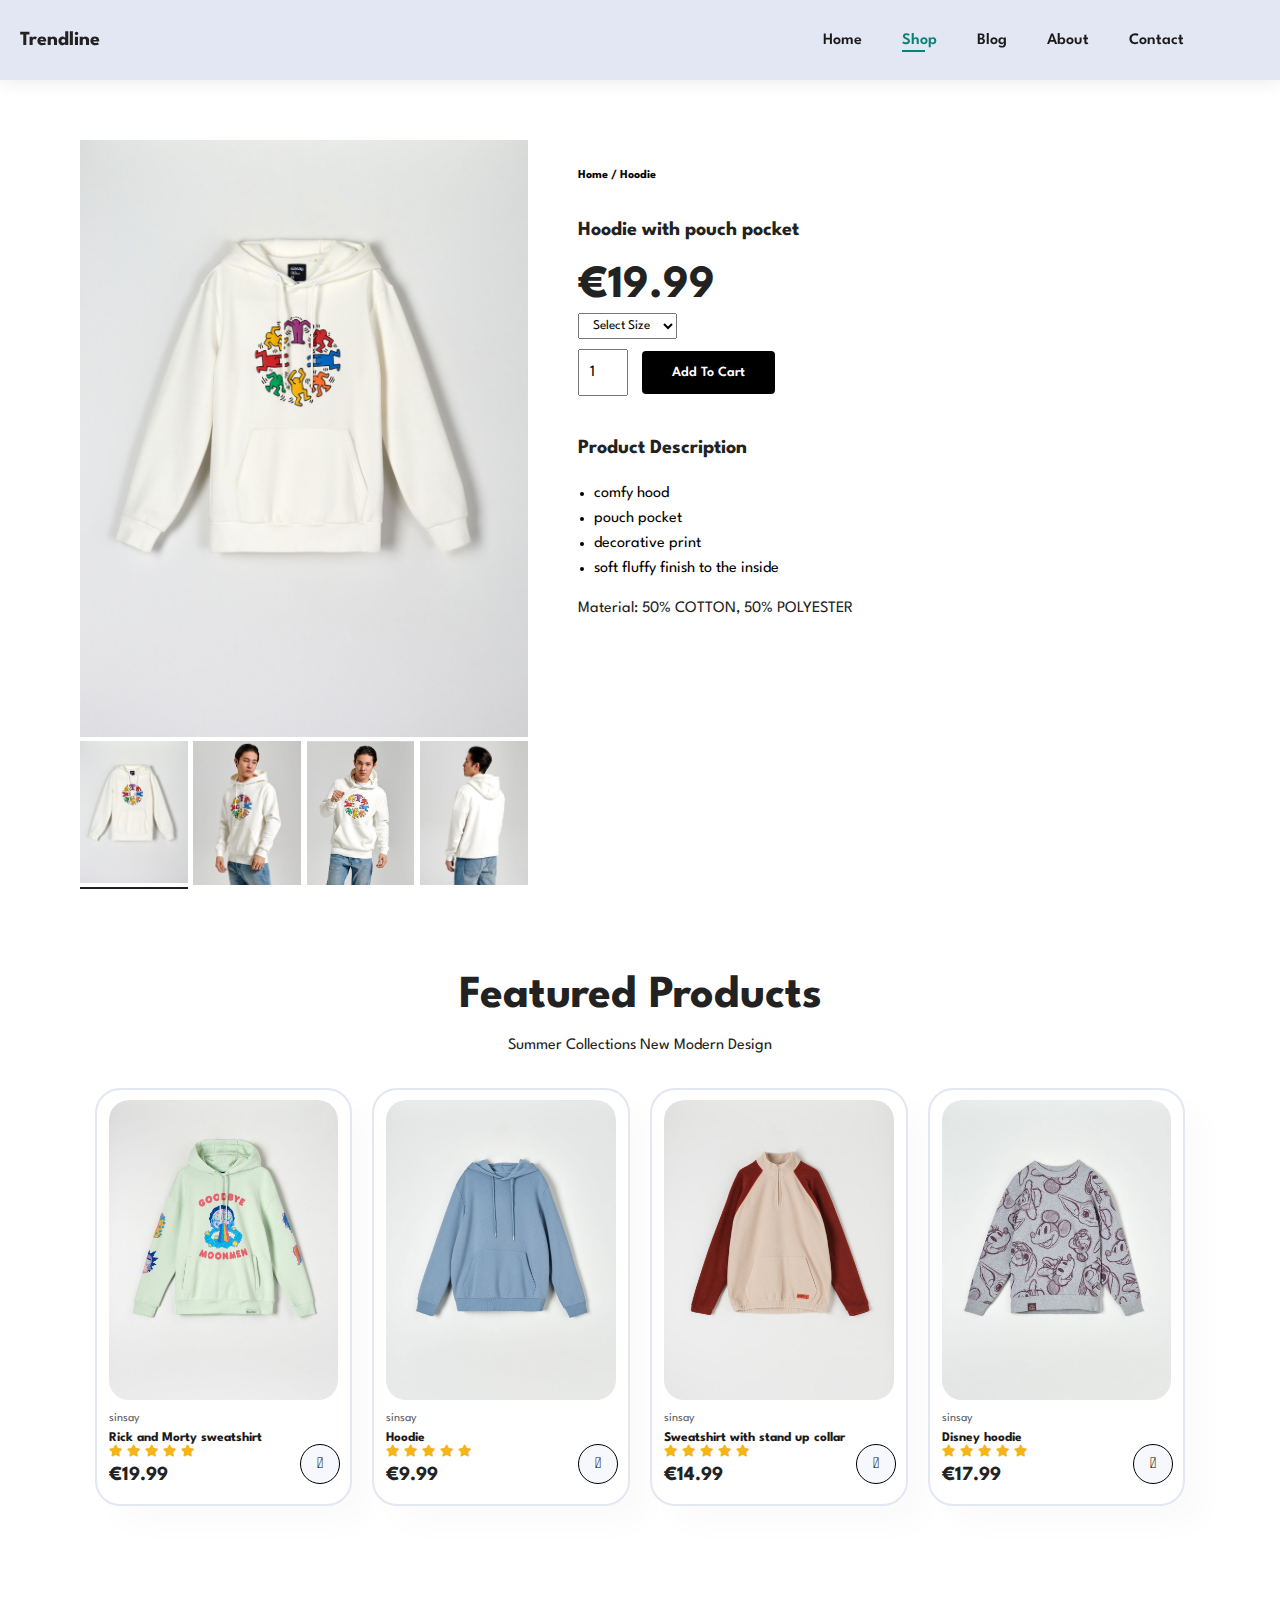
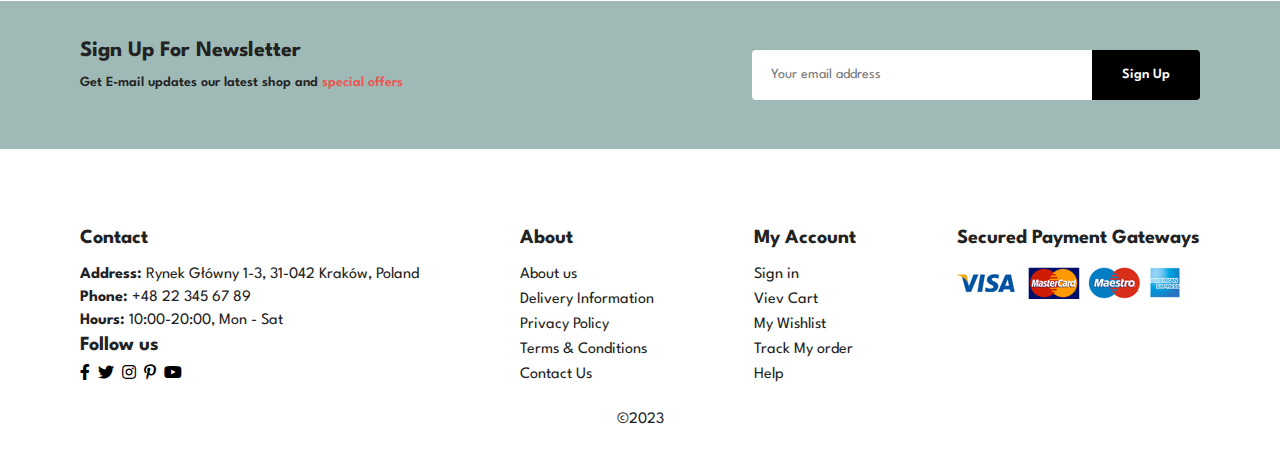
<file: sproduct.html>
<!DOCTYPE html>
<html lang="en">

<head>
    <meta charset="UTF-8">
    <meta http-equiv="X-UA-Compatible" content="IE=edge">
    <meta name="viewport" content="width=device-width, initial-scale=1.0">
    <title>Store</title>
    <link rel="stylesheet" href="https://pro.fontawesome.com/releases/v5.10.0/css/all.css" />
    <link rel="stylesheet" href="style.css">
</head>

<body>
    <header id="header">
        <h4>Trendline</h4>
        <nav>
            <ul id="navbar">
                <li><a href="index.html">Home</a></li>
                <li><a class="active" href="shop.html">Shop</a></li>
                <li><a href="blog.html">Blog</a></li>
                <li><a href="about.html">About</a></li>
                <li><a href="contact.html">Contact</a></li>
                <li id="lg-bag"><a href="cart.html"><i class="far fa-shopping-bag"></i></a></li>
                <a href="#" id="close"><i class="far fa-times"></i></a>
            </ul>
        </nav>
        <div id="mobile">
            <a href="cart.html"><i class="far fa-shopping-bag"></i></a>
            <i id="bar" class="fas fa-outdent"></i>
        </div>
    </header>
    <main>
        <section id="prodetails" class="container section-p1">
            <div class="singer-pro-image">
                <img src="img/products/h1.jpg" width="100%" id="MainImg" alt="product">

                <div class="small-img-group">
                    <div class="small-img-col active-photo">
                        <img src="img/products/h1.jpg" width="100%" class="small-img" alt="product">
                    </div>
                    <div class="small-img-col">
                        <img src="img/products/h1.1.jpg" width="100%" class="small-img" alt="product">
                    </div>
                    <div class="small-img-col">
                        <img src="img/products/h1.2.jpg" width="100%" class="small-img" alt="product">
                    </div>
                    <div class="small-img-col">
                        <img src="img/products/h1.3.jpg" width="100%" class="small-img" alt="product">
                    </div>
                </div>
            </div>

            <div class="single-pro-details">
                <h6>Home / Hoodie</h6>
                <h4>Hoodie with pouch pocket</h4>
                <h2>€19.99</h2>
                <select>
                    <option>Select Size</option>
                    <option>S</option>
                    <option>M</option>
                    <option>L</option>
                    <option>XL</option>
                    <option>XXL</option>
                </select>
                <input type="number" value="1">
                <button class="normal">Add To Cart</button>

                <div class="description">
                    <h4>Product Description</h4>
                    <ul>
                        <li>comfy hood</li>
                        <li>pouch pocket</li>
                        <li>decorative print</li>
                        <li>soft fluffy finish to the inside</li>
                    </ul>
                    <p>Material: 50% COTTON, 50% POLYESTER</p>
                </span>
            </div>
        </section>
        <section id="product1" class="container section-p1">
            <h2>Featured Products</h2>
            <p>Summer Collections New Modern Design</p>
            <div class="pro-container">
                <div class="pro">
                    <div class="photo">
                        <img src="img/products/h5.jpg" alt="sweatshirts">
                    </div>
                    <div class="des">
                        <span>sinsay</span>
                        <h5>Rick and Morty sweatshirt</h5>
                        <div class="star">
                            <i class="fas fa-star"></i>
                            <i class="fas fa-star"></i>
                            <i class="fas fa-star"></i>
                            <i class="fas fa-star"></i>
                            <i class="fas fa-star"></i>
                        </div>
                        <h4>€19.99</h4>
                    </div>
                    <a href="#"><i class="fal fa-shopping-cart cart"></i></a>
                </div>
                <div class="pro">
                    <div class="photo">
                        <img src="img/products/h2.jpg" alt="sweatshirts">
                    </div>
                    <div class="des">
                        <span>sinsay</span>
                        <h5>Hoodie</h5>
                        <div class="star">
                            <i class="fas fa-star"></i>
                            <i class="fas fa-star"></i>
                            <i class="fas fa-star"></i>
                            <i class="fas fa-star"></i>
                            <i class="fas fa-star"></i>
                        </div>
                        <h4>€9.99</h4>
                    </div>
                    <a href="#"><i class="fal fa-shopping-cart cart"></i></a>
                </div>
                <div class="pro">
                    <div class="photo">
                        <img src="img/products/h3.jpg" alt="sweatshirts">
                    </div>
                    <div class="des">
                        <span>sinsay</span>
                        <h5>Sweatshirt with stand up collar</h5>
                        <div class="star">
                            <i class="fas fa-star"></i>
                            <i class="fas fa-star"></i>
                            <i class="fas fa-star"></i>
                            <i class="fas fa-star"></i>
                            <i class="fas fa-star"></i>
                        </div>
                        <h4>€14.99</h4>
                    </div>
                    <a href="#"><i class="fal fa-shopping-cart cart"></i></a>
                </div>
                <div class="pro">
                    <div class="photo">
                        <img src="img/products/h4.jpg" alt="sweatshirts">
                    </div>
                    <div class="des">
                        <span>sinsay</span>
                        <h5>Disney hoodie</h5>
                        <div class="star">
                            <i class="fas fa-star"></i>
                            <i class="fas fa-star"></i>
                            <i class="fas fa-star"></i>
                            <i class="fas fa-star"></i>
                            <i class="fas fa-star"></i>
                        </div>
                        <h4>€17.99</h4>
                    </div>
                    <a href="#"><i class="fal fa-shopping-cart cart"></i></a>
                </div>

            </div>
        </section>
        <section class="newsletterBackground">
            <div class="container ">
                <div id="newsletter" class="section-p1 section-m1">
                    <div class="newstext">
                        <h4>Sign Up For Newsletter</h4>
                        <p>Get E-mail updates our latest shop and <span>special offers</span></p>
                    </div>
                    <div class="form">
                        <input type="text" placeholder="Your email address">
                        <button class="normal">Sign Up</button>
                    </div>
                </div>
            </div>
        </section> 
    </main>
    <footer  class="container section-p1">
        <div class="col">
            <h4>Contact</h4>
            <p><strong>Address:</strong> Rynek Główny 1-3, 31-042 Kraków, Poland</p>
            <p><strong>Phone:</strong> +48 22 345 67 89</p>
            <p><strong>Hours:</strong> 10:00-20:00, Mon - Sat</p>
            <div class="follow">    
                <h4>Follow us</h4>
                <div class="icon">
                    <i class="fab fa-facebook-f"></i>
                    <i class="fab fa-twitter"></i>
                    <i class="fab fa-instagram"></i>
                    <i class="fab fa-pinterest-p"></i>
                    <i class="fab fa-youtube"></i>
                </div>
            </div>
        </div>
        <div class="col">
            <h4>About</h4>
            <a href="#">About us</a>
            <a href="#">Delivery Information</a>
            <a href="#">Privacy Policy</a>
            <a href="#">Terms & Conditions</a>
            <a href="#">Contact Us</a>
        </div>
        <div class="col">
            <h4>My Account</h4>
            <a href="#">Sign in</a>
            <a href="#">Viev Cart</a>
            <a href="#">My Wishlist</a>
            <a href="#">Track My order</a>
            <a href="#">Help</a>
        </div>
        <div class="col install">
            <h4>Secured Payment Gateways</h4>
            <img src="img/pay/pay.png" alt="pay">
        </div>
        <div class="copyright">
            <p>©2023</p>
        </div>
    </footer>
    <script src="script.js"></script>
</body>

</html>
</file>
<file: style.css>
@import url("https://fonts.googleapis.com/css2?family=Spartan:wght@100;200;300;400;500;600;700;800;900&display=swap");

* {
  margin: 0;
  padding: 0;
  box-sizing: border-box;
  font-family: "Spartan", sans-serif;
}

html {
  scroll-behavior: smooth;
}

/* Global Styles */

h1 {
  font-size: 50px;
  line-height: 64px;
  color: #222;
}

h2 {
  font-size: 46px;
  line-height: 54px;
  color: #222;
}

h4 {
  font-size: 20px;
  color: #222;
}

h6 {
  font-weight: 700;
  font-size: 12px;
}

p {
  font-size: 16px;
  color: #222;

  /* color: #465b52; */
  margin: 15px 0 20px 0;
}

.container {
  max-width: 1400px;
  margin: 0 auto;
}

.section-p1 {
  padding: 40px 80px;
}

.section-m1 {
  margin: 40px 0;
}

button.normal {
  font-size: 14px;
  font-weight: 600;
  padding: 15px 30px;
  color: #000;
  background-color: #fff;
  border-radius: 4px;
  cursor: pointer;
  border: none;
  outline: none;
  transition: 0.2s;
}

button.white {
  font-size: 13px;
  font-weight: 600;
  padding: 11px 19px;
  color: #fff;
  background-color: transparent;
  cursor: pointer;
  border: 1px solid white;
  outline: none;
  transition: 0.2s;
}

body {
  width: 100%;
}

/* ================== */

/* ===== HEADER ===== */

.logo{
  width: vh;
  height: 50px;
}

#header {
  display: flex;
  align-items: center;
  justify-content: space-between;
  height: 80px;
  padding: 20px 20px;
  background-color: #E3E6F3;
  box-shadow: 0 5px 15px rgb(0, 0, 0, 0.06);
  z-index: 999;
  position: sticky;
  top: 0;
  left: 0;
}

#navbar {
  display: flex;
  align-items: center;
  justify-content: center;
}

#navbar li {
  list-style: none;
  padding: 0 20px;
  position: relative;
}

#navbar li a {
  text-decoration: none;
  font-size: 16px;
  font-weight: 600;
  color: #1a1a1a;
  /* color: #333333; */
  transition: 0.3s ease;
}

#navbar li a:hover,
#navbar li a.active {
  color: #088178;
  /* color: #088178; */

}

#navbar li a.active::after,
#navbar li a:hover::after {
  content: "";
  width: 30%;
  height: 2px;
  background: #088178;
  position: absolute;
  bottom: -4px;
  left: 20px;
}

#mobile {
  display: none;
  align-items: center;
}

#close {
  display: none;
}

/* ================== */


/* ===== HOME PAGE ===== */

.heroBackground {
  background-image: url("img/bn1.png");
  width: 100%;
  background-size: cover;
  background-position: top 10% right 60%;
}

#hero {
  height: 90vh;
  padding: 0 80px;
  display: flex;
  flex-direction: column;
  align-items: flex-start;
  justify-content: center;
}

#hero h4 {
  line-height: 40px;
  padding-bottom: 15px;
  font-size: 16px;
  color: #df3636;
  padding-left: 5px;
}
#hero h2 {
  line-height: 40px;
  padding-bottom: 15px;
}

  #hero h1 {
    font-family: 'Jost';
}

#hero button {
  z-index: 998;
  background-color: transparent;
  border: 2px solid black;
  color: #222;
  padding: 14px 40px 14px 40px;
  cursor: pointer;
  font-weight: 700;
  font-size: 15px;
  transition: .3s;
}
#hero button i{
  margin-left: 10px;
}
#hero button:hover{
  background-color: #000;
  color: #fff;
}

#feature h2{
  text-align: center;
}

#feature .feature-container{
  display: flex;
  align-items: center;
  justify-content: space-between;
  flex-wrap: wrap;
  margin-top: 20px;
  gap: 15px;
}

#feature .fe-box {
  width: 180px;
  text-align: center;
  padding: 25px 15px;
  border-radius: 4px;
}



#feature .fe-box img {
  width: 80px;
  height: 80px;
  margin-bottom: 10px;
}

#feature .fe-box h6 {
  display: inline-block;
  padding: 9px 8px 6px 8px;
  line-height: 1;
  border-radius: 4px;
  color: #222;
  background-color: #fddde4;
}

#feature .fe-box:nth-child(2) h6 {
  background-color: #cdebbc;
}

#feature .fe-box:nth-child(3) h6 {
  background-color: #d1e8f2;
}

#feature .fe-box:nth-child(4) h6 {
  background-color: #cdd4f8;
}
/* ================== */

/* ===== PRODUCT ====== */

#product1 {
  text-align: center;
}

#product1 .pro-container {
  display: flex;
  flex-wrap: wrap;
  justify-content: center;
  gap: 20px;
}

#product1 .pro {
  width: 23%;
  min-width: 250px;
  padding: 10px 12px;
  border: 2px solid rgb(227, 230, 243);
  border-radius: 25px;
  cursor: pointer;
  box-shadow: 20px 20px 30px rgba(0, 0, 0, 0.02);
  margin: 15px 0;
  transition: 0.2s ease;
  position: relative;
}

.photo {
  width: 100%;
  height: 300px;
  border-radius: 20px;
  overflow: hidden;
  border-radius: 20px;
}


#product1 .pro img {
  width: 100%;
  height: auto;
  object-fit: cover;
  border-radius: 20px;
  transition: transform 0.2s ease;
}

#product1 .pro:hover img {
  transform: scale(1.1);
}







#product1 .pro .des {
  text-align: start;
  padding: 10px 0;
}

#product1 .pro .des span {
  color: #606063;
  font-size: 12px;
}

#product1 .pro .des h5 {
  padding-top: 7px;
  color: #1a1a1a;
  font-style: 14px;
}

#product1 .pro .des i {
  font-size: 12px;
  color: rgb(243, 181, 25);
}


#product1 .pro .des h4 {
  padding-top: 7px;
  font-style: 15px;
  font-weight: 700;
  color: #222;
}


#product1 .pro .cart {
  width: 40px;
  height: 40px;
  line-height: 40px;
  border-radius: 50px;
  background-color: rgb(247, 248, 253);
  font-weight: 500;
  color: #000;
  border: 1px solid #000;
  position: absolute;
  bottom: 20px;
  right: 10px;
}
/* ================== */


/* ===== BANNER ===== */
#banner {
  display: flex;
  flex-direction: column;
  justify-content: center;
  align-items: center;
  text-align: center;
  background-color: #ffb8c0;
  width: 100%;
  height: 40vh;
}

#banner h4 {
  color: #fff;
  font-size: 16px;
}

#banner h2 {
  color: #fff;
  font-size: 30px;
  padding: 10px 0;
}

#banner h2 span {
  color: #ef3636;
}

#banner button:hover {
  background-color: #000;
  color: #fff;
}
/* ================== */


/* ===== sm-banner ====== */
#sm-banner {
  display: flex;
  justify-content: space-between;
  gap: 20px;
}

#sm-banner .banner-box {
  display: flex;
  flex-direction: column;
  justify-content: center;
  align-items: flex-start;
  background-image: url("img/banner/b1.jpg");
  min-width: 48%;
  height: 40vh;
  background-size: cover;
  background-position: top 40% center;
  padding: 30px;
}

#sm-banner .banner-box2 {
  background-image: url("img/banner/b2.jpg");
}

#sm-banner h4 {
  color: #fff;
  font-size: 20px;
  font-weight: 300;
}

#sm-banner h2 {
  color: #fff;
  font-size: 28px;
  font-weight: 800;
}

#sm-banner span {
  color: #fff;
  font-size: 15px;
  font-weight: 500;
  padding-bottom: 15px;
}

#sm-banner .banner-box button {
  transition: .3s;
}
#sm-banner .banner-box:hover button {
  background: #000;
  border: 1px solid #000;
}
/* ================== */

/* ===== banner3 ===== */
#banner3 {
  display: flex;
  justify-content: space-between;
  padding: 0 80px;
  gap: 20px;
}

#banner3 .banner-box {
  display: flex;
  flex-direction: column;
  justify-content: center;
  align-items: flex-start;
  background-image: url("img/banner/b3.jpg");
  min-width: 30%;
  height: 30vh;
  background-size: cover;
  background-position: center;
  padding: 20px;
}

#banner3 .banner-box2 {
  background-image: url("img/banner/b4.jpg");
}

#banner3 .banner-box3 {
  background-position: left 70%;
  background-image: url("img/banner/b5.jpg");
}

#banner3 h2 {
  color: #fff;
  font-weight: 900;
  font-size: 22px;
}

#banner3 h3 {
  color: #ec544e;
  font-weight: 800;
  font-size: 15px;
}
/* ================== */

/* ===== newsletter ====== */
.newsletterBackground {
  background-color: #9fb9b6;
}

#newsletter {
  display: flex;
  flex-wrap: wrap;
  justify-content: space-between;
  align-items: center;
  background-repeat: no-repeat;
  background-position: 20% 30%;
}

#newsletter .newstext {
  margin-right: 15px;
}

#newsletter h4 {
  font-size: 22px;
  font-weight: 700;
  color: #222;
}

#newsletter p {
  font-size: 14px;
  font-weight: 600;
  color: #222;
}

#newsletter p span {
  color: #ec544e;
}

#newsletter .form {
  display: flex;
  width: 40%;
}

#newsletter input {
  height: 3.125rem;
  padding: 0 1.25em;
  font-size: 14px;
  width: 100%;
  border: 1px solid transparent;
  border-radius: 4px;
  outline: none;
  border-top-right-radius: 0;
  border-bottom-right-radius: 0;
}

#newsletter button {
  background-color: #000;
  color: #fff;
  white-space: nowrap;
  border-top-left-radius: 0;
  border-bottom-left-radius: 0;
}
/* ================== */

/* ===== footer  =====*/
footer {
  display: flex;
  flex-wrap: wrap;
  justify-content: space-between;
}

footer .col {
  display: flex;
  flex-direction: column;
  align-items: flex-start;
  margin-bottom: 20px;
}

footer .logo {
  margin-bottom: 30px;
}

footer .col .follow h4{
  padding-bottom: 0px;
}
footer h4 {
  font-style: 14px;
  padding-bottom: 20px;
}

footer p {
  font-style: 13px;
  margin: 0 0 8px 0;
}

footer a {
  font-style: 13px;
  text-decoration: none;
  color: #222;
  margin-bottom: 10px;
}

footer .follow i {
  margin-top: 10px;
  padding-right: 4px;
  cursor: pointer;
}

footer .follow i:hover,
footer a:hover {
  color: #088178;
}

footer .copyright {
  width: 100%;
  text-align: center;
}

/* ================== */

/* ===== SHOP PAGE ===== */

#page-header {
  background-image: url("img/banner/b6.jpg");
  background-size: cover;
  background-position: top 20% center;
  width: 100%;
  height: 40vh;
  display: flex;
  justify-content: center;
  text-align: center;
  flex-direction: column;
  padding: 14px;
}

#page-header h2,
#page-header p {
  color: #fff;
}

#pagination {
  text-align: center;
}

#pagination a {
  text-decoration: none;
  background-color: #088178;
  padding: 15px 20px;
  border-radius: 4px;
  color: #fff;
  font-weight: 600;
}

#pagination a i {
  font-style: 16px;
  font-weight: 600;
}

/* ================== */


/* ===== Single Product ===== */

#prodetails {
  display: flex;
  margin-top: 20px
}

#prodetails .singer-pro-image {
  width: 40%;
  margin-right: 50px;
}

#prodetails .singer-pro-image .small-img-group div{
  position: relative;
}

#prodetails .singer-pro-image .active-photo::after {
  content: "";
  position: absolute;
  inset: 0px;
  box-shadow: rgb(35, 31, 32) 0px -2px inset, white 0px -6px inset;
  background: transparent;
}


.small-img-group {
  display: flex;
  justify-content: space-between;
}

.small-img-col {
  flex-basis: 24%;
  cursor: pointer;
}

#prodetails .single-pro-details {
  width: 50%;
  padding-top: 30px;
}

#prodetails .single-pro-details h4 {
  padding: 40px 0 20px 0;
}

#prodetails .single-pro-details h2 {
  font-style: 26px;
}

#prodetails .single-pro-details select {
  display: block;
  padding: 5px 10px;
  margin-bottom: 10px;
}

#prodetails .single-pro-details input {
  width: 50px;
  height: 47px;
  padding-left: 10px;
  font-size: 16px;
  margin-right: 10px;
}

#prodetails .single-pro-details input:focus {
  outline: none;
}

#prodetails .single-pro-details button {
  background: #000;
  color: #fff;
}

#prodetails .single-pro-details  .description  {
  line-height: 25px;
}
#prodetails .single-pro-details  .description  ul{
  padding-left: 16px;
}


/* ================== */

/* ===== BLOG PAGE ===== */

#page-header.blog-header {
  background-image: url("img/banner/b7.jpg");
}

#blog {
  padding-top: 150px;
}

#blog .blog-box {
  display: flex;
  align-items: center;
  width: 100%;
  position: relative;
  padding-bottom: 90px;
}

#blog .blog-img {
  width: 50%;
  margin-right: 40px;
}

#blog img {
  width: 100%;
  height: 450px;
  object-fit: cover;
}

#blog .blog-details {
  width: 50%;
}

#blog .blog-details a {
  text-decoration: none;
  font-size: 11px;
  color: #000;
  font-weight: 700;
  position: relative;
  transition: 0.3s;
}


#blog .blog-details a:hover {
  color: #088178;
}


#blog .blog-box h1 {
  position: absolute;
  top: -40px;
  left: 0;
  font-size: 70px;
  font-weight: 700;
  color: #c9cbce;
  z-index: -9;
}

/* ================== */

/* ===== ABOUT PAGE ===== */
#page-header.about-header {
  background-image: url("img/banner/b8.jpg");
  background-position: center;

}
#page-header {
  
}

#about-head {
  display: flex;
  align-items: center;
}

#about-head img {
  width: 50%;
  height: auto;
}

#about-head div {
  padding-left: 40px;
}

/* ================== */

/* ===== CONTACT PAGE ===== */
#contact-details {
  display: flex;
  align-items: center;
  justify-content: space-between;
}

#contact-details .details {
  width: 40%;
}

#contact-details .details span,
#form-details form span {
  font-size: 12px;
}

#contact-details .details h2,
#form-details form h2 {
  font-size: 26px;
  line-height: 35px;
  padding: 20px 0;
}

#contact-details .details h3 {
  font-size: 16px;
  padding-bottom: 15px;
}

#contact-details .details li {
  list-style: none;
  display: flex;
  padding: 10px 0;
}

#contact-details .details li i {
  font-size: 14px;
  padding-right: 22px;
}
#contact-details .details li:nth-child(1) i{
  padding-right: 20px;
}

#contact-details .details li p {
  margin: 0;
  font-size: 14px;
}

#contact-details .map {
  width: 55%;
  height: 400px;
}

#contact-details .map iframe {
  width: 100%;
  height: 100%;
}

#form-details {
  display: flex;
  justify-content: space-between;
  padding: 80px;
  border: 1px solid #e1e1e1;
}

#form-details form {
  width: 65%;
  display: flex;
  flex-direction: column;
  align-items: flex-start;
  margin-right: 15px;
}

#form-details form input,
#form-details form textarea {
  width: 100%;
  padding: 12px 15px;
  outline: none;
  margin-bottom: 20px;
  border: 1px solid #e1e1e1;
}

#form-details form button {
  background-color: #088178;
  color: #fff;
}

#form-details .people div {
  padding-bottom: 25px;
  display: flex;
  align-items: flex-start;
}

#form-details .people div img {
  width: 65px;
  height: 65px;
  object-fit: cover;
  margin-right: 15px;
}

#form-details .people div p {
  margin: 0;
  font-size: 13px;
  line-height: 25px;
}

#form-details .people div p span {
  display: block;
  font-style: 16px;
  font-weight: 600;
  color: #000;
}

/* ================== */

/* ===== CART PAGE ===== */
#cart {
  overflow-x: auto;
}

#cart table {
  width: 100%;
  border-collapse: collapse;
  table-layout: fixed;
  white-space: nowrap;
}

#cart table img {
  width: 70px;
}

#cart table td {
  text-align: center;
}

#cart table td:nth-child(1) {
  width: 100px;
}

#cart table td:nth-child(2) {
  width: 150px;
}

#cart table td:nth-child(3) {
  width: 250px;
}

#cart table td:nth-child(4),
#cart table td:nth-child(5),
#cart table td:nth-child(6) {
  width: 150px;
}

#cart table td:nth-child(5) input {
  width: 70px;
  padding: 10px 5px 10px 15px;
}

#cart table thead {
  border: 1px solid #e2e9e1;
  border-left: none;
  border-right: none;
}

#cart table thead td {
  font-weight: 700;
  text-transform: uppercase;
  font-style: 13px;
  padding: 18px 0;
}

#cart table tbody .fa-times-circle:before {
  content: "\f057";
  cursor: pointer;
}

#cart table tbody tr td {
  padding-top: 15px;
}

#cart table tbody td {
  font-size: 13px;
}

#cart-add {
  display: flex;
  flex-wrap: wrap;
  justify-content: space-between;
}

#coupon {
  width: 50%;
  margin-bottom: 30px;
}

#coupon h3,
#subtotal h3 {
  padding-bottom: 15px;
}

#coupon input {
  padding: 10px 20px;
  outline: none;
  width: 60%;
  margin-right: 10px;
  border: 1px solid #e2e9e1;
}

#coupon button,
#subtotal button {
  background-color: #088178;
  color: #fff;
  padding: 12px 20px;
}

#subtotal {
  width: 50%;
  margin-bottom: 30px;
  border: 1px solid #e2e9e1;
  padding: 30px;
}

#subtotal table {
  border-collapse: collapse;
  width: 100%;
  margin-bottom: 20px;
}

#subtotal table td {
  width: 50%;
  border: 1px solid #e2e9e1;
  padding: 10px;
  font-size: 13px;
}

/* ================== */




/* ===== MEDIA ===== */

@media (max-width: 1185px) {
  .photo {
    height: 290px;
  }
  
  #form-details {
    padding: 40px;
  }

  #form-details form {
    width: 50%;
  }
}

@media (max-width: 1000px) {
  .section-p1 {
    padding: 40px 40px;
  }

  #sm-banner {
    flex-wrap: wrap;
  }

  #sm-banner .banner-box {
    min-width: 100%;
    height: 45vh;
  }
  #banner3 {
    padding: 0 40px;
  
}
}

@media (max-width: 849px) {
  #newsletter .form {
    width: 70%;
  }
}

/* ===== 799px ====== */

@media (max-width:799px) {
  
  #navbar {
    display: flex;
    flex-direction: column;
    align-items: flex-start;
    justify-content: flex-start;
    position: fixed;
    top: 0;
    right: -300px;
    height: 100vh;
    width: 300px;
    background-color: #E3E6F3;
    box-shadow: 0 40px 60px rgba(0, 0, 0, 0.01);
    padding: 80px 0 0 10px;
    transition: 0.3s;
  }

  #navbar.active {
    right: 0px;
  }

  #navbar li {
    margin-bottom: 25px;
  }

  #mobile {
    display: flex;
    align-items: center;
  }

  #mobile i {
    color: #1a1a1a;
    font-size: 24px;
    padding-left: 20px;
  }

  #close {
    display: initial;
    position: absolute;
    top: 30px;
    left: 30px;
    color: #222;
    font-size: 24px;
  }

  #lg-bag {
    display: none;
  }

  #hero {
    height: 70vh;
    padding: 0 80px;
  }

  #hero h1{
    width: 20vh;
  }
  #hero p{
    width: 25vh;
  }

  #feature {
    justify-content: center;
  }

  #feature .fe-box {
    margin: 15px 15px;
  }

  #banner {
    height: 20vh;
  }

  #sm-banner .banner-box {
    height: 40vh;
  }

  #sm-banner .banner-box2 {
    margin-top: 20px;
  }

  #banner {
    height: 40vh;
  }

  #banner3 {
    flex-wrap: wrap;
  }

  #banner3 .banner-box {
    width: 100%;
  }

  /* ===== SINGLE PRODUCT PAGE ===== */
  #prodetails {
    flex-direction: column;
  }

  #prodetails .singer-pro-image {
    width: 100%;
    margin-right: 0px;

  }

  #prodetails .single-pro-details {
    width: 100%;
  }

  /* ================== */

  /* ===== BLOG PAGE ===== */
  #blog {
    padding-top: 100px;
  }

  /* ================== */

  /* ===== ABOUT PAGE ===== */
  #about-head {
    flex-direction: column;
  }

  #about-head img {
    order: 1;
    width: 100%;
    margin-bottom: 20px;
  }

  #about-head div {
    padding-left: 0px;
  }

  /* ================== */

  /* ===== CONTACT PAGE ===== */
  #contact-details {
    flex-direction: column;
  }

  #contact-details .details {
    width: 100%;
    margin-bottom: 30px;
  }

  #contact-details .map {
    width: 100%;
  }

  #form-details {
    padding: 30px 10px;
    flex-wrap: wrap;
  }

  #form-details form {
    width: 100%;
    margin-bottom: 30px;
  }

  /* ================== */

  /* ===== CART PAGE ===== */
  #cart-add {
    flex-direction: column;
  }

  #coupon {
    width: 100%;
  }

  #subtotal {
    width: 100%;
    padding: 20px;
  }

  /* ================== */
}

/* ================== */

/* ===== 600px ===== */

@media (max-width:600px) {
  #product1 .pro {
    width: 80%;
  }
  .photo {
    height: 430px;
  }

  #newsletter .form {
    width: 100%;
  }
}

/* ================== */

/* ===== 525px ===== */

@media (max-width: 525px) {
  .section-p1 {
    padding: 20px;
  }

  #header {
    padding: 10px 30px;
  }

  h1 {
    font-size: 38px;
  }

  h2 {
    font-size: 32px;
  }

  .heroBackground {
    background-position: 55%;
  }

  #hero {
    padding: 0 20px;
  }

  #feature .fe-box {
    width: 155px;
    margin: 0 0 15px 0;
  }

  #banner3 {
    padding: 0 20px;
  }

  #newsletter {
    padding: 40px 20px;
  }

}

/* ================== */

/* ===== 477px ====== */

@media (max-width: 477px) {
  .photo {
    height: auto;
  }

  #product1 .pro {
    width: 100%;
  }

  footer .copyright {
    text-align: start;
  }

  /* ===== BLOG PAGE ====== */
  #blog .blog-box {
    flex-direction: column;
    align-items: flex-start;
  }

  #blog .blog-img {
    width: 100%;
    margin-right: 0;
    margin-bottom: 30px;
  }

  #blog .blog-details {
    width: 100%;
  }

  
.heroBackground { 
  background-position: top 0% right 60%; 
}

  /* ================== */
}

/* ================== */
</file>
